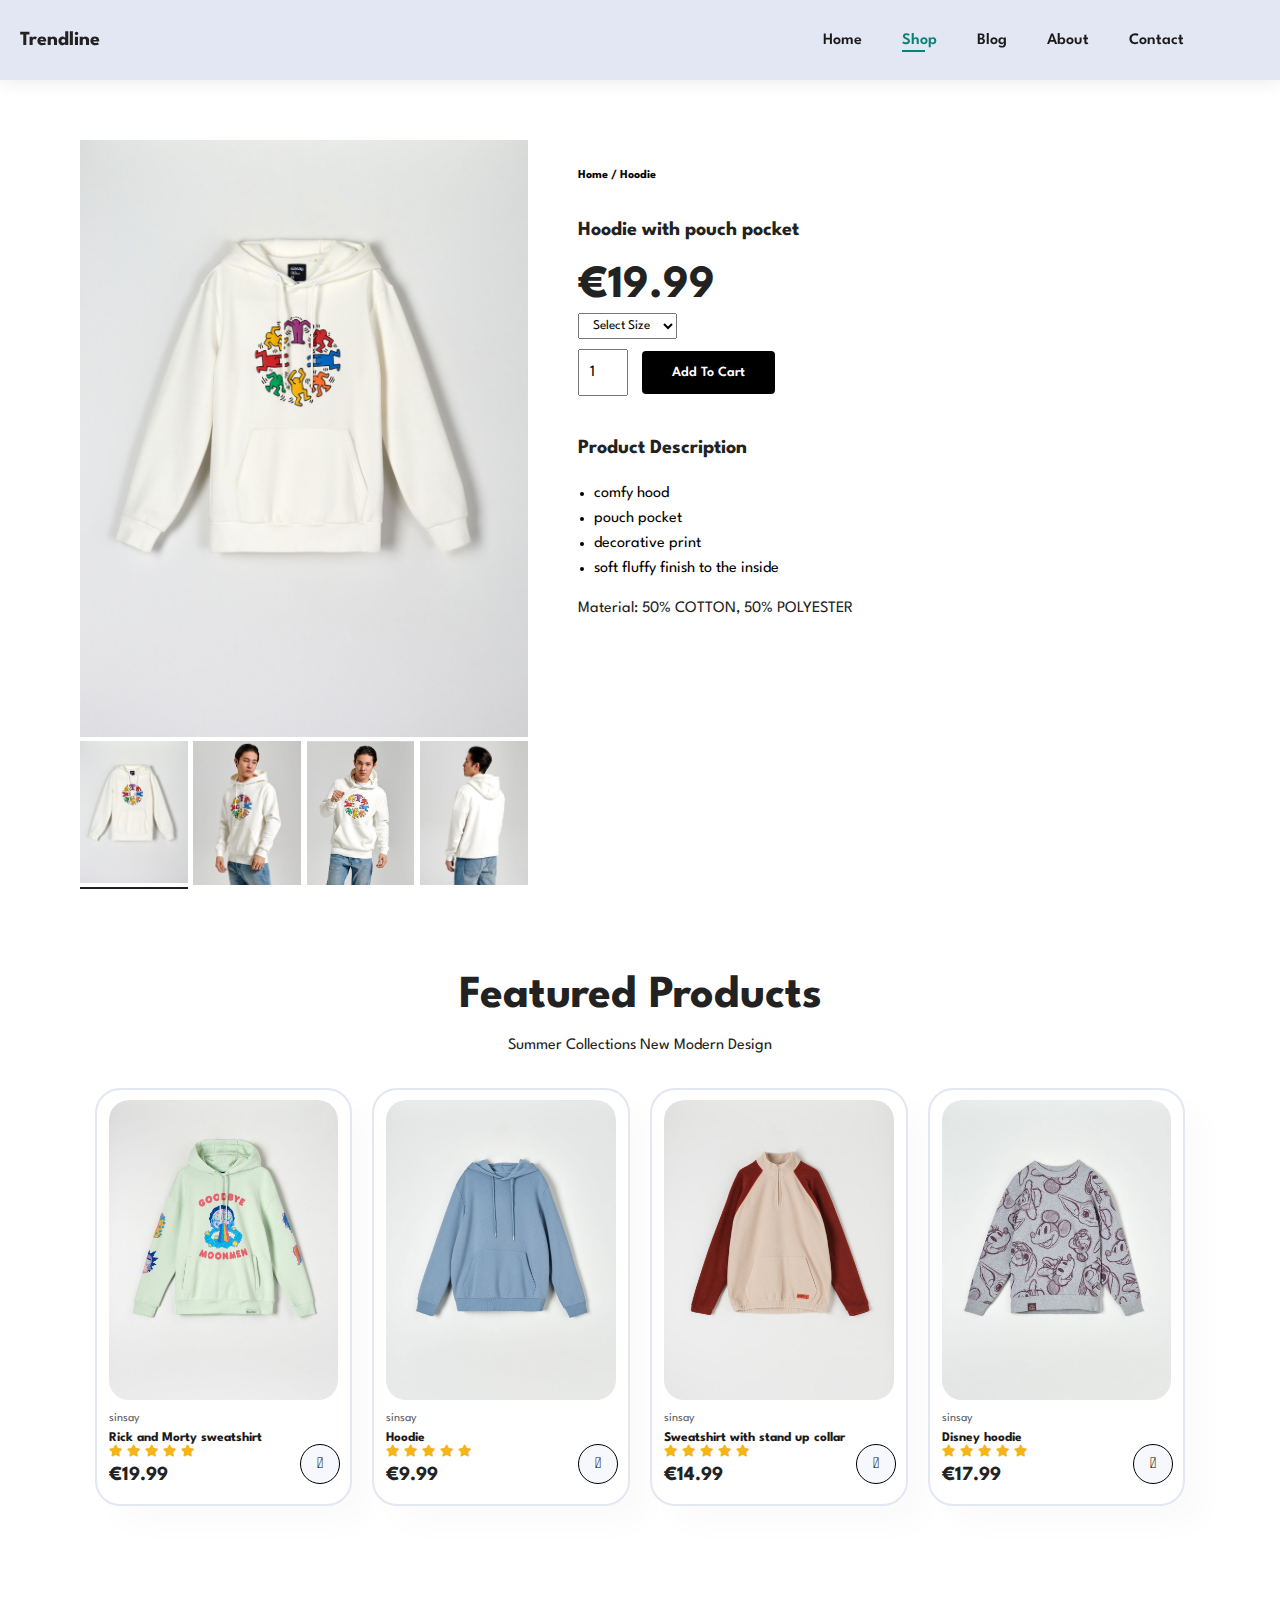
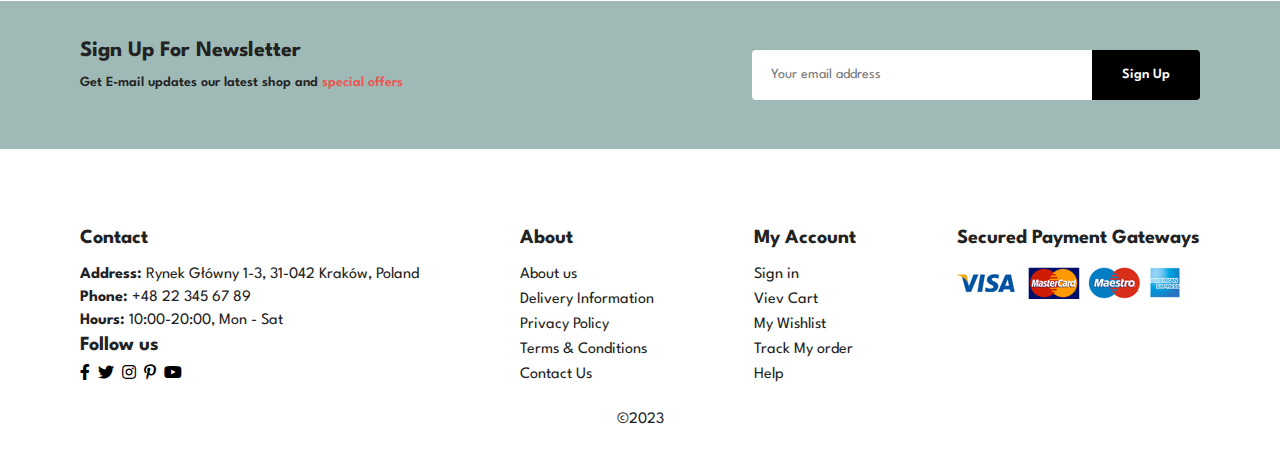
<file: sproduct.html>
<!DOCTYPE html>
<html lang="en">

<head>
    <meta charset="UTF-8">
    <meta http-equiv="X-UA-Compatible" content="IE=edge">
    <meta name="viewport" content="width=device-width, initial-scale=1.0">
    <title>Store</title>
    <link rel="stylesheet" href="https://pro.fontawesome.com/releases/v5.10.0/css/all.css" />
    <link rel="stylesheet" href="style.css">
</head>

<body>
    <header id="header">
        <h4>Trendline</h4>
        <nav>
            <ul id="navbar">
                <li><a href="index.html">Home</a></li>
                <li><a class="active" href="shop.html">Shop</a></li>
                <li><a href="blog.html">Blog</a></li>
                <li><a href="about.html">About</a></li>
                <li><a href="contact.html">Contact</a></li>
                <li id="lg-bag"><a href="cart.html"><i class="far fa-shopping-bag"></i></a></li>
                <a href="#" id="close"><i class="far fa-times"></i></a>
            </ul>
        </nav>
        <div id="mobile">
            <a href="cart.html"><i class="far fa-shopping-bag"></i></a>
            <i id="bar" class="fas fa-outdent"></i>
        </div>
    </header>
    <main>
        <section id="prodetails" class="container section-p1">
            <div class="singer-pro-image">
                <img src="img/products/h1.jpg" width="100%" id="MainImg" alt="product">

                <div class="small-img-group">
                    <div class="small-img-col active-photo">
                        <img src="img/products/h1.jpg" width="100%" class="small-img" alt="product">
                    </div>
                    <div class="small-img-col">
                        <img src="img/products/h1.1.jpg" width="100%" class="small-img" alt="product">
                    </div>
                    <div class="small-img-col">
                        <img src="img/products/h1.2.jpg" width="100%" class="small-img" alt="product">
                    </div>
                    <div class="small-img-col">
                        <img src="img/products/h1.3.jpg" width="100%" class="small-img" alt="product">
                    </div>
                </div>
            </div>

            <div class="single-pro-details">
                <h6>Home / Hoodie</h6>
                <h4>Hoodie with pouch pocket</h4>
                <h2>€19.99</h2>
                <select>
                    <option>Select Size</option>
                    <option>S</option>
                    <option>M</option>
                    <option>L</option>
                    <option>XL</option>
                    <option>XXL</option>
                </select>
                <input type="number" value="1">
                <button class="normal">Add To Cart</button>

                <div class="description">
                    <h4>Product Description</h4>
                    <ul>
                        <li>comfy hood</li>
                        <li>pouch pocket</li>
                        <li>decorative print</li>
                        <li>soft fluffy finish to the inside</li>
                    </ul>
                    <p>Material: 50% COTTON, 50% POLYESTER</p>
                </span>
            </div>
        </section>
        <section id="product1" class="container section-p1">
            <h2>Featured Products</h2>
            <p>Summer Collections New Modern Design</p>
            <div class="pro-container">
                <div class="pro">
                    <div class="photo">
                        <img src="img/products/h5.jpg" alt="sweatshirts">
                    </div>
                    <div class="des">
                        <span>sinsay</span>
                        <h5>Rick and Morty sweatshirt</h5>
                        <div class="star">
                            <i class="fas fa-star"></i>
                            <i class="fas fa-star"></i>
                            <i class="fas fa-star"></i>
                            <i class="fas fa-star"></i>
                            <i class="fas fa-star"></i>
                        </div>
                        <h4>€19.99</h4>
                    </div>
                    <a href="#"><i class="fal fa-shopping-cart cart"></i></a>
                </div>
                <div class="pro">
                    <div class="photo">
                        <img src="img/products/h2.jpg" alt="sweatshirts">
                    </div>
                    <div class="des">
                        <span>sinsay</span>
                        <h5>Hoodie</h5>
                        <div class="star">
                            <i class="fas fa-star"></i>
                            <i class="fas fa-star"></i>
                            <i class="fas fa-star"></i>
                            <i class="fas fa-star"></i>
                            <i class="fas fa-star"></i>
                        </div>
                        <h4>€9.99</h4>
                    </div>
                    <a href="#"><i class="fal fa-shopping-cart cart"></i></a>
                </div>
                <div class="pro">
                    <div class="photo">
                        <img src="img/products/h3.jpg" alt="sweatshirts">
                    </div>
                    <div class="des">
                        <span>sinsay</span>
                        <h5>Sweatshirt with stand up collar</h5>
                        <div class="star">
                            <i class="fas fa-star"></i>
                            <i class="fas fa-star"></i>
                            <i class="fas fa-star"></i>
                            <i class="fas fa-star"></i>
                            <i class="fas fa-star"></i>
                        </div>
                        <h4>€14.99</h4>
                    </div>
                    <a href="#"><i class="fal fa-shopping-cart cart"></i></a>
                </div>
                <div class="pro">
                    <div class="photo">
                        <img src="img/products/h4.jpg" alt="sweatshirts">
                    </div>
                    <div class="des">
                        <span>sinsay</span>
                        <h5>Disney hoodie</h5>
                        <div class="star">
                            <i class="fas fa-star"></i>
                            <i class="fas fa-star"></i>
                            <i class="fas fa-star"></i>
                            <i class="fas fa-star"></i>
                            <i class="fas fa-star"></i>
                        </div>
                        <h4>€17.99</h4>
                    </div>
                    <a href="#"><i class="fal fa-shopping-cart cart"></i></a>
                </div>

            </div>
        </section>
        <section class="newsletterBackground">
            <div class="container ">
                <div id="newsletter" class="section-p1 section-m1">
                    <div class="newstext">
                        <h4>Sign Up For Newsletter</h4>
                        <p>Get E-mail updates our latest shop and <span>special offers</span></p>
                    </div>
                    <div class="form">
                        <input type="text" placeholder="Your email address">
                        <button class="normal">Sign Up</button>
                    </div>
                </div>
            </div>
        </section> 
    </main>
    <footer  class="container section-p1">
        <div class="col">
            <h4>Contact</h4>
            <p><strong>Address:</strong> Rynek Główny 1-3, 31-042 Kraków, Poland</p>
            <p><strong>Phone:</strong> +48 22 345 67 89</p>
            <p><strong>Hours:</strong> 10:00-20:00, Mon - Sat</p>
            <div class="follow">    
                <h4>Follow us</h4>
                <div class="icon">
                    <i class="fab fa-facebook-f"></i>
                    <i class="fab fa-twitter"></i>
                    <i class="fab fa-instagram"></i>
                    <i class="fab fa-pinterest-p"></i>
                    <i class="fab fa-youtube"></i>
                </div>
            </div>
        </div>
        <div class="col">
            <h4>About</h4>
            <a href="#">About us</a>
            <a href="#">Delivery Information</a>
            <a href="#">Privacy Policy</a>
            <a href="#">Terms & Conditions</a>
            <a href="#">Contact Us</a>
        </div>
        <div class="col">
            <h4>My Account</h4>
            <a href="#">Sign in</a>
            <a href="#">Viev Cart</a>
            <a href="#">My Wishlist</a>
            <a href="#">Track My order</a>
            <a href="#">Help</a>
        </div>
        <div class="col install">
            <h4>Secured Payment Gateways</h4>
            <img src="img/pay/pay.png" alt="pay">
        </div>
        <div class="copyright">
            <p>©2023</p>
        </div>
    </footer>
    <script src="script.js"></script>
</body>

</html>
</file>
<file: style.css>
@import url("https://fonts.googleapis.com/css2?family=Spartan:wght@100;200;300;400;500;600;700;800;900&display=swap");

* {
  margin: 0;
  padding: 0;
  box-sizing: border-box;
  font-family: "Spartan", sans-serif;
}

html {
  scroll-behavior: smooth;
}

/* Global Styles */

h1 {
  font-size: 50px;
  line-height: 64px;
  color: #222;
}

h2 {
  font-size: 46px;
  line-height: 54px;
  color: #222;
}

h4 {
  font-size: 20px;
  color: #222;
}

h6 {
  font-weight: 700;
  font-size: 12px;
}

p {
  font-size: 16px;
  color: #222;

  /* color: #465b52; */
  margin: 15px 0 20px 0;
}

.container {
  max-width: 1400px;
  margin: 0 auto;
}

.section-p1 {
  padding: 40px 80px;
}

.section-m1 {
  margin: 40px 0;
}

button.normal {
  font-size: 14px;
  font-weight: 600;
  padding: 15px 30px;
  color: #000;
  background-color: #fff;
  border-radius: 4px;
  cursor: pointer;
  border: none;
  outline: none;
  transition: 0.2s;
}

button.white {
  font-size: 13px;
  font-weight: 600;
  padding: 11px 19px;
  color: #fff;
  background-color: transparent;
  cursor: pointer;
  border: 1px solid white;
  outline: none;
  transition: 0.2s;
}

body {
  width: 100%;
}

/* ================== */

/* ===== HEADER ===== */

.logo{
  width: vh;
  height: 50px;
}

#header {
  display: flex;
  align-items: center;
  justify-content: space-between;
  height: 80px;
  padding: 20px 20px;
  background-color: #E3E6F3;
  box-shadow: 0 5px 15px rgb(0, 0, 0, 0.06);
  z-index: 999;
  position: sticky;
  top: 0;
  left: 0;
}

#navbar {
  display: flex;
  align-items: center;
  justify-content: center;
}

#navbar li {
  list-style: none;
  padding: 0 20px;
  position: relative;
}

#navbar li a {
  text-decoration: none;
  font-size: 16px;
  font-weight: 600;
  color: #1a1a1a;
  /* color: #333333; */
  transition: 0.3s ease;
}

#navbar li a:hover,
#navbar li a.active {
  color: #088178;
  /* color: #088178; */

}

#navbar li a.active::after,
#navbar li a:hover::after {
  content: "";
  width: 30%;
  height: 2px;
  background: #088178;
  position: absolute;
  bottom: -4px;
  left: 20px;
}

#mobile {
  display: none;
  align-items: center;
}

#close {
  display: none;
}

/* ================== */


/* ===== HOME PAGE ===== */

.heroBackground {
  background-image: url("img/bn1.png");
  width: 100%;
  background-size: cover;
  background-position: top 10% right 60%;
}

#hero {
  height: 90vh;
  padding: 0 80px;
  display: flex;
  flex-direction: column;
  align-items: flex-start;
  justify-content: center;
}

#hero h4 {
  line-height: 40px;
  padding-bottom: 15px;
  font-size: 16px;
  color: #df3636;
  padding-left: 5px;
}
#hero h2 {
  line-height: 40px;
  padding-bottom: 15px;
}

  #hero h1 {
    font-family: 'Jost';
}

#hero button {
  z-index: 998;
  background-color: transparent;
  border: 2px solid black;
  color: #222;
  padding: 14px 40px 14px 40px;
  cursor: pointer;
  font-weight: 700;
  font-size: 15px;
  transition: .3s;
}
#hero button i{
  margin-left: 10px;
}
#hero button:hover{
  background-color: #000;
  color: #fff;
}

#feature h2{
  text-align: center;
}

#feature .feature-container{
  display: flex;
  align-items: center;
  justify-content: space-between;
  flex-wrap: wrap;
  margin-top: 20px;
  gap: 15px;
}

#feature .fe-box {
  width: 180px;
  text-align: center;
  padding: 25px 15px;
  border-radius: 4px;
}



#feature .fe-box img {
  width: 80px;
  height: 80px;
  margin-bottom: 10px;
}

#feature .fe-box h6 {
  display: inline-block;
  padding: 9px 8px 6px 8px;
  line-height: 1;
  border-radius: 4px;
  color: #222;
  background-color: #fddde4;
}

#feature .fe-box:nth-child(2) h6 {
  background-color: #cdebbc;
}

#feature .fe-box:nth-child(3) h6 {
  background-color: #d1e8f2;
}

#feature .fe-box:nth-child(4) h6 {
  background-color: #cdd4f8;
}
/* ================== */

/* ===== PRODUCT ====== */

#product1 {
  text-align: center;
}

#product1 .pro-container {
  display: flex;
  flex-wrap: wrap;
  justify-content: center;
  gap: 20px;
}

#product1 .pro {
  width: 23%;
  min-width: 250px;
  padding: 10px 12px;
  border: 2px solid rgb(227, 230, 243);
  border-radius: 25px;
  cursor: pointer;
  box-shadow: 20px 20px 30px rgba(0, 0, 0, 0.02);
  margin: 15px 0;
  transition: 0.2s ease;
  position: relative;
}

.photo {
  width: 100%;
  height: 300px;
  border-radius: 20px;
  overflow: hidden;
  border-radius: 20px;
}


#product1 .pro img {
  width: 100%;
  height: auto;
  object-fit: cover;
  border-radius: 20px;
  transition: transform 0.2s ease;
}

#product1 .pro:hover img {
  transform: scale(1.1);
}







#product1 .pro .des {
  text-align: start;
  padding: 10px 0;
}

#product1 .pro .des span {
  color: #606063;
  font-size: 12px;
}

#product1 .pro .des h5 {
  padding-top: 7px;
  color: #1a1a1a;
  font-style: 14px;
}

#product1 .pro .des i {
  font-size: 12px;
  color: rgb(243, 181, 25);
}


#product1 .pro .des h4 {
  padding-top: 7px;
  font-style: 15px;
  font-weight: 700;
  color: #222;
}


#product1 .pro .cart {
  width: 40px;
  height: 40px;
  line-height: 40px;
  border-radius: 50px;
  background-color: rgb(247, 248, 253);
  font-weight: 500;
  color: #000;
  border: 1px solid #000;
  position: absolute;
  bottom: 20px;
  right: 10px;
}
/* ================== */


/* ===== BANNER ===== */
#banner {
  display: flex;
  flex-direction: column;
  justify-content: center;
  align-items: center;
  text-align: center;
  background-color: #ffb8c0;
  width: 100%;
  height: 40vh;
}

#banner h4 {
  color: #fff;
  font-size: 16px;
}

#banner h2 {
  color: #fff;
  font-size: 30px;
  padding: 10px 0;
}

#banner h2 span {
  color: #ef3636;
}

#banner button:hover {
  background-color: #000;
  color: #fff;
}
/* ================== */


/* ===== sm-banner ====== */
#sm-banner {
  display: flex;
  justify-content: space-between;
  gap: 20px;
}

#sm-banner .banner-box {
  display: flex;
  flex-direction: column;
  justify-content: center;
  align-items: flex-start;
  background-image: url("img/banner/b1.jpg");
  min-width: 48%;
  height: 40vh;
  background-size: cover;
  background-position: top 40% center;
  padding: 30px;
}

#sm-banner .banner-box2 {
  background-image: url("img/banner/b2.jpg");
}

#sm-banner h4 {
  color: #fff;
  font-size: 20px;
  font-weight: 300;
}

#sm-banner h2 {
  color: #fff;
  font-size: 28px;
  font-weight: 800;
}

#sm-banner span {
  color: #fff;
  font-size: 15px;
  font-weight: 500;
  padding-bottom: 15px;
}

#sm-banner .banner-box button {
  transition: .3s;
}
#sm-banner .banner-box:hover button {
  background: #000;
  border: 1px solid #000;
}
/* ================== */

/* ===== banner3 ===== */
#banner3 {
  display: flex;
  justify-content: space-between;
  padding: 0 80px;
  gap: 20px;
}

#banner3 .banner-box {
  display: flex;
  flex-direction: column;
  justify-content: center;
  align-items: flex-start;
  background-image: url("img/banner/b3.jpg");
  min-width: 30%;
  height: 30vh;
  background-size: cover;
  background-position: center;
  padding: 20px;
}

#banner3 .banner-box2 {
  background-image: url("img/banner/b4.jpg");
}

#banner3 .banner-box3 {
  background-position: left 70%;
  background-image: url("img/banner/b5.jpg");
}

#banner3 h2 {
  color: #fff;
  font-weight: 900;
  font-size: 22px;
}

#banner3 h3 {
  color: #ec544e;
  font-weight: 800;
  font-size: 15px;
}
/* ================== */

/* ===== newsletter ====== */
.newsletterBackground {
  background-color: #9fb9b6;
}

#newsletter {
  display: flex;
  flex-wrap: wrap;
  justify-content: space-between;
  align-items: center;
  background-repeat: no-repeat;
  background-position: 20% 30%;
}

#newsletter .newstext {
  margin-right: 15px;
}

#newsletter h4 {
  font-size: 22px;
  font-weight: 700;
  color: #222;
}

#newsletter p {
  font-size: 14px;
  font-weight: 600;
  color: #222;
}

#newsletter p span {
  color: #ec544e;
}

#newsletter .form {
  display: flex;
  width: 40%;
}

#newsletter input {
  height: 3.125rem;
  padding: 0 1.25em;
  font-size: 14px;
  width: 100%;
  border: 1px solid transparent;
  border-radius: 4px;
  outline: none;
  border-top-right-radius: 0;
  border-bottom-right-radius: 0;
}

#newsletter button {
  background-color: #000;
  color: #fff;
  white-space: nowrap;
  border-top-left-radius: 0;
  border-bottom-left-radius: 0;
}
/* ================== */

/* ===== footer  =====*/
footer {
  display: flex;
  flex-wrap: wrap;
  justify-content: space-between;
}

footer .col {
  display: flex;
  flex-direction: column;
  align-items: flex-start;
  margin-bottom: 20px;
}

footer .logo {
  margin-bottom: 30px;
}

footer .col .follow h4{
  padding-bottom: 0px;
}
footer h4 {
  font-style: 14px;
  padding-bottom: 20px;
}

footer p {
  font-style: 13px;
  margin: 0 0 8px 0;
}

footer a {
  font-style: 13px;
  text-decoration: none;
  color: #222;
  margin-bottom: 10px;
}

footer .follow i {
  margin-top: 10px;
  padding-right: 4px;
  cursor: pointer;
}

footer .follow i:hover,
footer a:hover {
  color: #088178;
}

footer .copyright {
  width: 100%;
  text-align: center;
}

/* ================== */

/* ===== SHOP PAGE ===== */

#page-header {
  background-image: url("img/banner/b6.jpg");
  background-size: cover;
  background-position: top 20% center;
  width: 100%;
  height: 40vh;
  display: flex;
  justify-content: center;
  text-align: center;
  flex-direction: column;
  padding: 14px;
}

#page-header h2,
#page-header p {
  color: #fff;
}

#pagination {
  text-align: center;
}

#pagination a {
  text-decoration: none;
  background-color: #088178;
  padding: 15px 20px;
  border-radius: 4px;
  color: #fff;
  font-weight: 600;
}

#pagination a i {
  font-style: 16px;
  font-weight: 600;
}

/* ================== */


/* ===== Single Product ===== */

#prodetails {
  display: flex;
  margin-top: 20px
}

#prodetails .singer-pro-image {
  width: 40%;
  margin-right: 50px;
}

#prodetails .singer-pro-image .small-img-group div{
  position: relative;
}

#prodetails .singer-pro-image .active-photo::after {
  content: "";
  position: absolute;
  inset: 0px;
  box-shadow: rgb(35, 31, 32) 0px -2px inset, white 0px -6px inset;
  background: transparent;
}


.small-img-group {
  display: flex;
  justify-content: space-between;
}

.small-img-col {
  flex-basis: 24%;
  cursor: pointer;
}

#prodetails .single-pro-details {
  width: 50%;
  padding-top: 30px;
}

#prodetails .single-pro-details h4 {
  padding: 40px 0 20px 0;
}

#prodetails .single-pro-details h2 {
  font-style: 26px;
}

#prodetails .single-pro-details select {
  display: block;
  padding: 5px 10px;
  margin-bottom: 10px;
}

#prodetails .single-pro-details input {
  width: 50px;
  height: 47px;
  padding-left: 10px;
  font-size: 16px;
  margin-right: 10px;
}

#prodetails .single-pro-details input:focus {
  outline: none;
}

#prodetails .single-pro-details button {
  background: #000;
  color: #fff;
}

#prodetails .single-pro-details  .description  {
  line-height: 25px;
}
#prodetails .single-pro-details  .description  ul{
  padding-left: 16px;
}


/* ================== */

/* ===== BLOG PAGE ===== */

#page-header.blog-header {
  background-image: url("img/banner/b7.jpg");
}

#blog {
  padding-top: 150px;
}

#blog .blog-box {
  display: flex;
  align-items: center;
  width: 100%;
  position: relative;
  padding-bottom: 90px;
}

#blog .blog-img {
  width: 50%;
  margin-right: 40px;
}

#blog img {
  width: 100%;
  height: 450px;
  object-fit: cover;
}

#blog .blog-details {
  width: 50%;
}

#blog .blog-details a {
  text-decoration: none;
  font-size: 11px;
  color: #000;
  font-weight: 700;
  position: relative;
  transition: 0.3s;
}


#blog .blog-details a:hover {
  color: #088178;
}


#blog .blog-box h1 {
  position: absolute;
  top: -40px;
  left: 0;
  font-size: 70px;
  font-weight: 700;
  color: #c9cbce;
  z-index: -9;
}

/* ================== */

/* ===== ABOUT PAGE ===== */
#page-header.about-header {
  background-image: url("img/banner/b8.jpg");
  background-position: center;

}
#page-header {
  
}

#about-head {
  display: flex;
  align-items: center;
}

#about-head img {
  width: 50%;
  height: auto;
}

#about-head div {
  padding-left: 40px;
}

/* ================== */

/* ===== CONTACT PAGE ===== */
#contact-details {
  display: flex;
  align-items: center;
  justify-content: space-between;
}

#contact-details .details {
  width: 40%;
}

#contact-details .details span,
#form-details form span {
  font-size: 12px;
}

#contact-details .details h2,
#form-details form h2 {
  font-size: 26px;
  line-height: 35px;
  padding: 20px 0;
}

#contact-details .details h3 {
  font-size: 16px;
  padding-bottom: 15px;
}

#contact-details .details li {
  list-style: none;
  display: flex;
  padding: 10px 0;
}

#contact-details .details li i {
  font-size: 14px;
  padding-right: 22px;
}
#contact-details .details li:nth-child(1) i{
  padding-right: 20px;
}

#contact-details .details li p {
  margin: 0;
  font-size: 14px;
}

#contact-details .map {
  width: 55%;
  height: 400px;
}

#contact-details .map iframe {
  width: 100%;
  height: 100%;
}

#form-details {
  display: flex;
  justify-content: space-between;
  padding: 80px;
  border: 1px solid #e1e1e1;
}

#form-details form {
  width: 65%;
  display: flex;
  flex-direction: column;
  align-items: flex-start;
  margin-right: 15px;
}

#form-details form input,
#form-details form textarea {
  width: 100%;
  padding: 12px 15px;
  outline: none;
  margin-bottom: 20px;
  border: 1px solid #e1e1e1;
}

#form-details form button {
  background-color: #088178;
  color: #fff;
}

#form-details .people div {
  padding-bottom: 25px;
  display: flex;
  align-items: flex-start;
}

#form-details .people div img {
  width: 65px;
  height: 65px;
  object-fit: cover;
  margin-right: 15px;
}

#form-details .people div p {
  margin: 0;
  font-size: 13px;
  line-height: 25px;
}

#form-details .people div p span {
  display: block;
  font-style: 16px;
  font-weight: 600;
  color: #000;
}

/* ================== */

/* ===== CART PAGE ===== */
#cart {
  overflow-x: auto;
}

#cart table {
  width: 100%;
  border-collapse: collapse;
  table-layout: fixed;
  white-space: nowrap;
}

#cart table img {
  width: 70px;
}

#cart table td {
  text-align: center;
}

#cart table td:nth-child(1) {
  width: 100px;
}

#cart table td:nth-child(2) {
  width: 150px;
}

#cart table td:nth-child(3) {
  width: 250px;
}

#cart table td:nth-child(4),
#cart table td:nth-child(5),
#cart table td:nth-child(6) {
  width: 150px;
}

#cart table td:nth-child(5) input {
  width: 70px;
  padding: 10px 5px 10px 15px;
}

#cart table thead {
  border: 1px solid #e2e9e1;
  border-left: none;
  border-right: none;
}

#cart table thead td {
  font-weight: 700;
  text-transform: uppercase;
  font-style: 13px;
  padding: 18px 0;
}

#cart table tbody .fa-times-circle:before {
  content: "\f057";
  cursor: pointer;
}

#cart table tbody tr td {
  padding-top: 15px;
}

#cart table tbody td {
  font-size: 13px;
}

#cart-add {
  display: flex;
  flex-wrap: wrap;
  justify-content: space-between;
}

#coupon {
  width: 50%;
  margin-bottom: 30px;
}

#coupon h3,
#subtotal h3 {
  padding-bottom: 15px;
}

#coupon input {
  padding: 10px 20px;
  outline: none;
  width: 60%;
  margin-right: 10px;
  border: 1px solid #e2e9e1;
}

#coupon button,
#subtotal button {
  background-color: #088178;
  color: #fff;
  padding: 12px 20px;
}

#subtotal {
  width: 50%;
  margin-bottom: 30px;
  border: 1px solid #e2e9e1;
  padding: 30px;
}

#subtotal table {
  border-collapse: collapse;
  width: 100%;
  margin-bottom: 20px;
}

#subtotal table td {
  width: 50%;
  border: 1px solid #e2e9e1;
  padding: 10px;
  font-size: 13px;
}

/* ================== */




/* ===== MEDIA ===== */

@media (max-width: 1185px) {
  .photo {
    height: 290px;
  }
  
  #form-details {
    padding: 40px;
  }

  #form-details form {
    width: 50%;
  }
}

@media (max-width: 1000px) {
  .section-p1 {
    padding: 40px 40px;
  }

  #sm-banner {
    flex-wrap: wrap;
  }

  #sm-banner .banner-box {
    min-width: 100%;
    height: 45vh;
  }
  #banner3 {
    padding: 0 40px;
  
}
}

@media (max-width: 849px) {
  #newsletter .form {
    width: 70%;
  }
}

/* ===== 799px ====== */

@media (max-width:799px) {
  
  #navbar {
    display: flex;
    flex-direction: column;
    align-items: flex-start;
    justify-content: flex-start;
    position: fixed;
    top: 0;
    right: -300px;
    height: 100vh;
    width: 300px;
    background-color: #E3E6F3;
    box-shadow: 0 40px 60px rgba(0, 0, 0, 0.01);
    padding: 80px 0 0 10px;
    transition: 0.3s;
  }

  #navbar.active {
    right: 0px;
  }

  #navbar li {
    margin-bottom: 25px;
  }

  #mobile {
    display: flex;
    align-items: center;
  }

  #mobile i {
    color: #1a1a1a;
    font-size: 24px;
    padding-left: 20px;
  }

  #close {
    display: initial;
    position: absolute;
    top: 30px;
    left: 30px;
    color: #222;
    font-size: 24px;
  }

  #lg-bag {
    display: none;
  }

  #hero {
    height: 70vh;
    padding: 0 80px;
  }

  #hero h1{
    width: 20vh;
  }
  #hero p{
    width: 25vh;
  }

  #feature {
    justify-content: center;
  }

  #feature .fe-box {
    margin: 15px 15px;
  }

  #banner {
    height: 20vh;
  }

  #sm-banner .banner-box {
    height: 40vh;
  }

  #sm-banner .banner-box2 {
    margin-top: 20px;
  }

  #banner {
    height: 40vh;
  }

  #banner3 {
    flex-wrap: wrap;
  }

  #banner3 .banner-box {
    width: 100%;
  }

  /* ===== SINGLE PRODUCT PAGE ===== */
  #prodetails {
    flex-direction: column;
  }

  #prodetails .singer-pro-image {
    width: 100%;
    margin-right: 0px;

  }

  #prodetails .single-pro-details {
    width: 100%;
  }

  /* ================== */

  /* ===== BLOG PAGE ===== */
  #blog {
    padding-top: 100px;
  }

  /* ================== */

  /* ===== ABOUT PAGE ===== */
  #about-head {
    flex-direction: column;
  }

  #about-head img {
    order: 1;
    width: 100%;
    margin-bottom: 20px;
  }

  #about-head div {
    padding-left: 0px;
  }

  /* ================== */

  /* ===== CONTACT PAGE ===== */
  #contact-details {
    flex-direction: column;
  }

  #contact-details .details {
    width: 100%;
    margin-bottom: 30px;
  }

  #contact-details .map {
    width: 100%;
  }

  #form-details {
    padding: 30px 10px;
    flex-wrap: wrap;
  }

  #form-details form {
    width: 100%;
    margin-bottom: 30px;
  }

  /* ================== */

  /* ===== CART PAGE ===== */
  #cart-add {
    flex-direction: column;
  }

  #coupon {
    width: 100%;
  }

  #subtotal {
    width: 100%;
    padding: 20px;
  }

  /* ================== */
}

/* ================== */

/* ===== 600px ===== */

@media (max-width:600px) {
  #product1 .pro {
    width: 80%;
  }
  .photo {
    height: 430px;
  }

  #newsletter .form {
    width: 100%;
  }
}

/* ================== */

/* ===== 525px ===== */

@media (max-width: 525px) {
  .section-p1 {
    padding: 20px;
  }

  #header {
    padding: 10px 30px;
  }

  h1 {
    font-size: 38px;
  }

  h2 {
    font-size: 32px;
  }

  .heroBackground {
    background-position: 55%;
  }

  #hero {
    padding: 0 20px;
  }

  #feature .fe-box {
    width: 155px;
    margin: 0 0 15px 0;
  }

  #banner3 {
    padding: 0 20px;
  }

  #newsletter {
    padding: 40px 20px;
  }

}

/* ================== */

/* ===== 477px ====== */

@media (max-width: 477px) {
  .photo {
    height: auto;
  }

  #product1 .pro {
    width: 100%;
  }

  footer .copyright {
    text-align: start;
  }

  /* ===== BLOG PAGE ====== */
  #blog .blog-box {
    flex-direction: column;
    align-items: flex-start;
  }

  #blog .blog-img {
    width: 100%;
    margin-right: 0;
    margin-bottom: 30px;
  }

  #blog .blog-details {
    width: 100%;
  }

  
.heroBackground { 
  background-position: top 0% right 60%; 
}

  /* ================== */
}

/* ================== */
</file>
